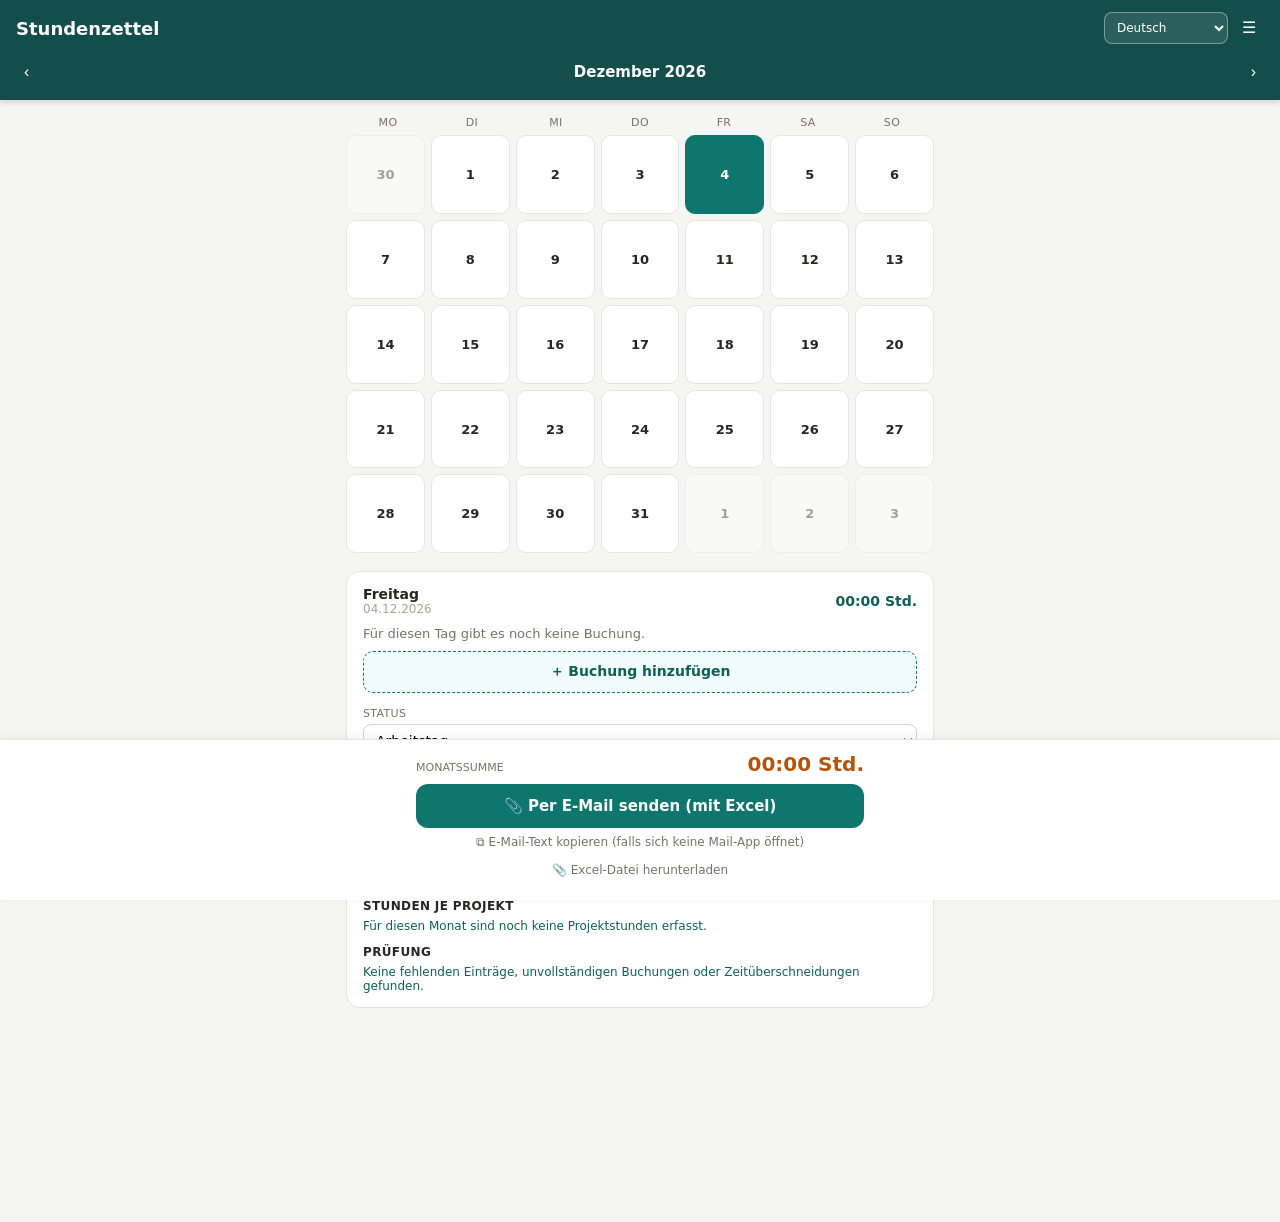
<file: index.html>
<!DOCTYPE html>
<html lang="de">
<head>
<meta charset="UTF-8">
<meta name="viewport" content="width=device-width, initial-scale=1, maximum-scale=1">
<meta name="mobile-web-app-capable" content="yes">
<meta name="apple-mobile-web-app-capable" content="yes">
<meta name="apple-mobile-web-app-status-bar-style" content="black-translucent">
<meta name="apple-mobile-web-app-title" content="Stundenzettel">
<meta name="theme-color" content="#134e4a">
<link rel="manifest" href="manifest.json">
<link rel="icon" href="icon-192.png" type="image/png">
<link rel="apple-touch-icon" href="icon-192.png">
<title>Stundenzettel</title>
<link rel="stylesheet" href="./styles.css">
</head>
<body>
<header>
  <div class="topbar">
    <h1 style="font-size:18px;font-weight:700;">Stundenzettel</h1>
    <div style="position:relative;">
      <div class="topbar-actions">
        <select id="languageSelect" class="language-select" aria-label="Sprache wählen" title="Sprache wählen">
          <option value="de">Deutsch</option><option value="ru">Русский</option><option value="uk">Українська</option><option value="tr">Türkçe</option><option value="pl">Polski</option><option value="ro">Română</option><option value="ar">العربية</option><option value="sq">Shqip</option><option value="en">English</option><option value="sl">Slovenščina</option>
        </select>
        <button class="iconbtn" id="menuBtn" aria-label="Menü">☰</button>
      </div>
      <div class="menu" id="menu">
        <a href="./anleitung.html">📖 Benutzeranleitung</a>
        <button id="adminMenuBtn">👤 Adminbereich</button>
      </div>
    </div>
  </div>
  <div class="monthbar">
    <button class="iconbtn" id="prevMonth" aria-label="Vorheriger Monat">‹</button>
    <div style="text-align:center;">
      <div style="font-size:15px;font-weight:600;" id="monthLabel">Monat –</div>
    </div>
    <button class="iconbtn" id="nextMonth" aria-label="Nächster Monat">›</button>
  </div>
</header>

<main>
  <div class="cal-weekdays">
    <div>Mo</div><div>Di</div><div>Mi</div><div>Do</div><div>Fr</div><div>Sa</div><div>So</div>
  </div>
  <div class="cal-grid" id="calendarGrid"></div>
  <div id="dayEditor"></div>
  <div id="monthSummary"></div>
</main>

<footer>
  <div class="footer-inner">
    <div class="totalrow">
      <span class="label">Monatssumme</span>
      <span class="value" id="monthTotal">00:00 Std.</span>
    </div>
    <div class="error" id="sendError"></div>
    <div class="note" id="sendNote"></div>
    <a href="#" class="btn-primary" id="sendMailBtn">📎 Per E-Mail senden (mit Excel)</a>
    <button class="btn-ghost" id="copyBtn">⧉ E-Mail-Text kopieren (falls sich keine Mail-App öffnet)</button>
    <div class="note" id="copyNote"></div>
    <button class="btn-ghost" id="shareExcelBtn">📎 Excel-Datei herunterladen</button>
    <div class="note" id="shareNote"></div>
  </div>
</footer>

<div class="overlay" id="adminOverlay">
  <div class="sheet" id="adminSheet">
    <div class="sheet-head">
      <h2 style="font-size:16px;">Adminbereich</h2>
      <button class="iconbtn" style="color:#292524;" id="closeAdmin">✕</button>
    </div>
    <div class="sheet-body">
      <div><label>Vorname</label><input id="fVorname" type="text"></div>
      <div><label>Name</label><input id="fNachname" type="text"></div>
      <div><label>Personalnummer</label><input id="fPersonalnummer" type="text"></div>
      <div><label>E-Mail Empfänger (Arbeitgeber)</label><input id="fEmpfaenger" type="email"></div>
      <div><label for="fTimePicker">Zeiteingabe</label><select id="fTimePicker"><option value="clock">Ziffernblatt (bisher)</option><option value="wheel">24‑Stunden-Rad (Stunden und Minuten)</option></select></div>
      <div>
        <label>Übliche Arbeitstage (optional)</label>
        <div class="weekday-select">
          <label class="weekday-option"><input id="fWorkingDay0" type="checkbox"> Mo</label>
          <label class="weekday-option"><input id="fWorkingDay1" type="checkbox"> Di</label>
          <label class="weekday-option"><input id="fWorkingDay2" type="checkbox"> Mi</label>
          <label class="weekday-option"><input id="fWorkingDay3" type="checkbox"> Do</label>
          <label class="weekday-option"><input id="fWorkingDay4" type="checkbox"> Fr</label>
          <label class="weekday-option"><input id="fWorkingDay5" type="checkbox"> Sa</label>
          <label class="weekday-option"><input id="fWorkingDay6" type="checkbox"> So</label>
        </div>
        <small>Vergangene ausgewählte Arbeitstage ohne Buchung oder Abwesenheitsstatus werden in der Monatsprüfung angezeigt.</small>
      </div>
      <div><label for="fProjects">Meine Projekte (je eine Zeile)</label><textarea id="fProjects" rows="4" placeholder="Musterstraße 12&#10;Büro Nord"></textarea><small>Gespeicherte und bereits verwendete Projekte erscheinen als Vorschläge.</small></div>
      <div class="backup-actions">
        <button type="button" class="btn-secondary" id="backupExportBtn">⬇ Datensicherung herunterladen</button>
        <button type="button" class="btn-secondary" id="backupImportBtn">⬆ Datensicherung wiederherstellen</button>
        <input type="file" id="backupImportInput" accept="application/json,.json" hidden>
      </div>
      <small>Beim Wiederherstellen werden die bisherigen Stundenzettel-Daten auf diesem Gerät ersetzt.</small>
      <small>Die Sicherung enthält auch persönliche Adminangaben; bewahre die Datei vertraulich auf.</small>
    </div>
    <div class="sheet-foot">
      <button class="btn-cancel" id="cancelAdmin">Abbrechen</button>
      <button class="btn-save" id="saveAdmin">Speichern</button>
    </div>
    <div class="note" id="adminNote" style="padding-bottom:12px;"></div>
  </div>
</div>

<div class="overlay" id="confirmOverlay">
  <div class="sheet" id="confirmSheet">
    <div class="sheet-head">
      <h2 style="font-size:16px;">Bitte kurz prüfen</h2>
      <button class="iconbtn" style="color:#292524;" id="closeConfirm">✕</button>
    </div>
    <div class="sheet-body">
      <div id="confirmMessage" style="font-size:14px;"></div>
      <ul class="issue-list" id="confirmIssueList"></ul>
    </div>
    <div class="sheet-foot">
      <button class="btn-cancel" id="confirmCancel">Abbrechen</button>
      <button class="btn-save" id="confirmProceed">Trotzdem fortfahren</button>
    </div>
  </div>
</div>

<div class="overlay" id="timePickerOverlay">
  <div class="sheet" id="timePickerSheet">
    <div class="sheet-head"><h2 id="timePickerTitle" style="font-size:16px;">Zeit wählen</h2><button class="iconbtn" style="color:#292524;" id="closeTimePicker" aria-label="Schließen">✕</button></div>
    <div class="time-wheel">
      <div><div class="field"><label>Stunde</label></div><div class="wheel-column" id="hourWheel" aria-label="Stunde"></div></div>
      <div class="wheel-separator">:</div>
      <div><div class="field"><label>Minute</label></div><div class="wheel-column" id="minuteWheel" aria-label="Minute"></div></div>
    </div>
    <div class="sheet-foot"><button class="btn-cancel" id="cancelTimePicker">Abbrechen</button><button class="btn-save" id="saveTimePicker">Übernehmen</button></div>
  </div>
</div>

<script src="./xlsx.full.min.js"></script>
<script src="./i18n.js"></script>
<script src="./app.js"></script>
</body>
</html>
</file>
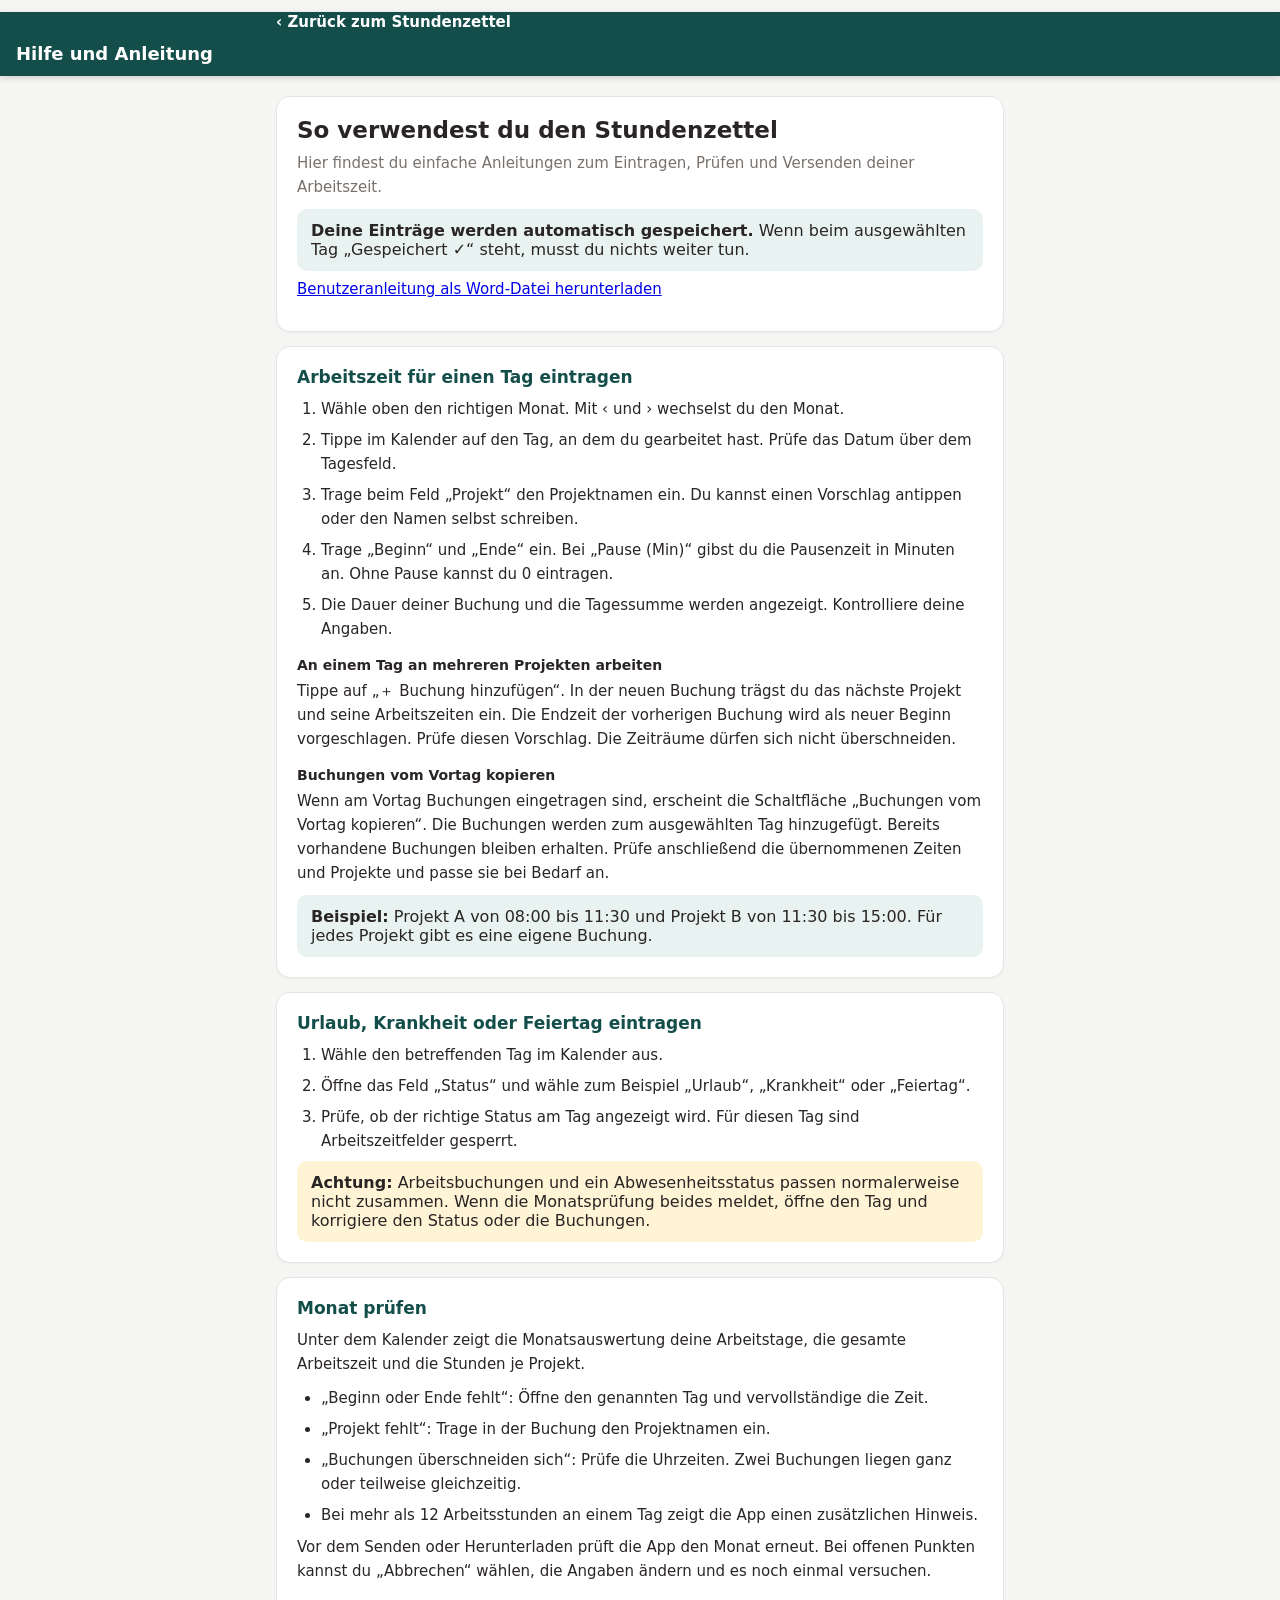
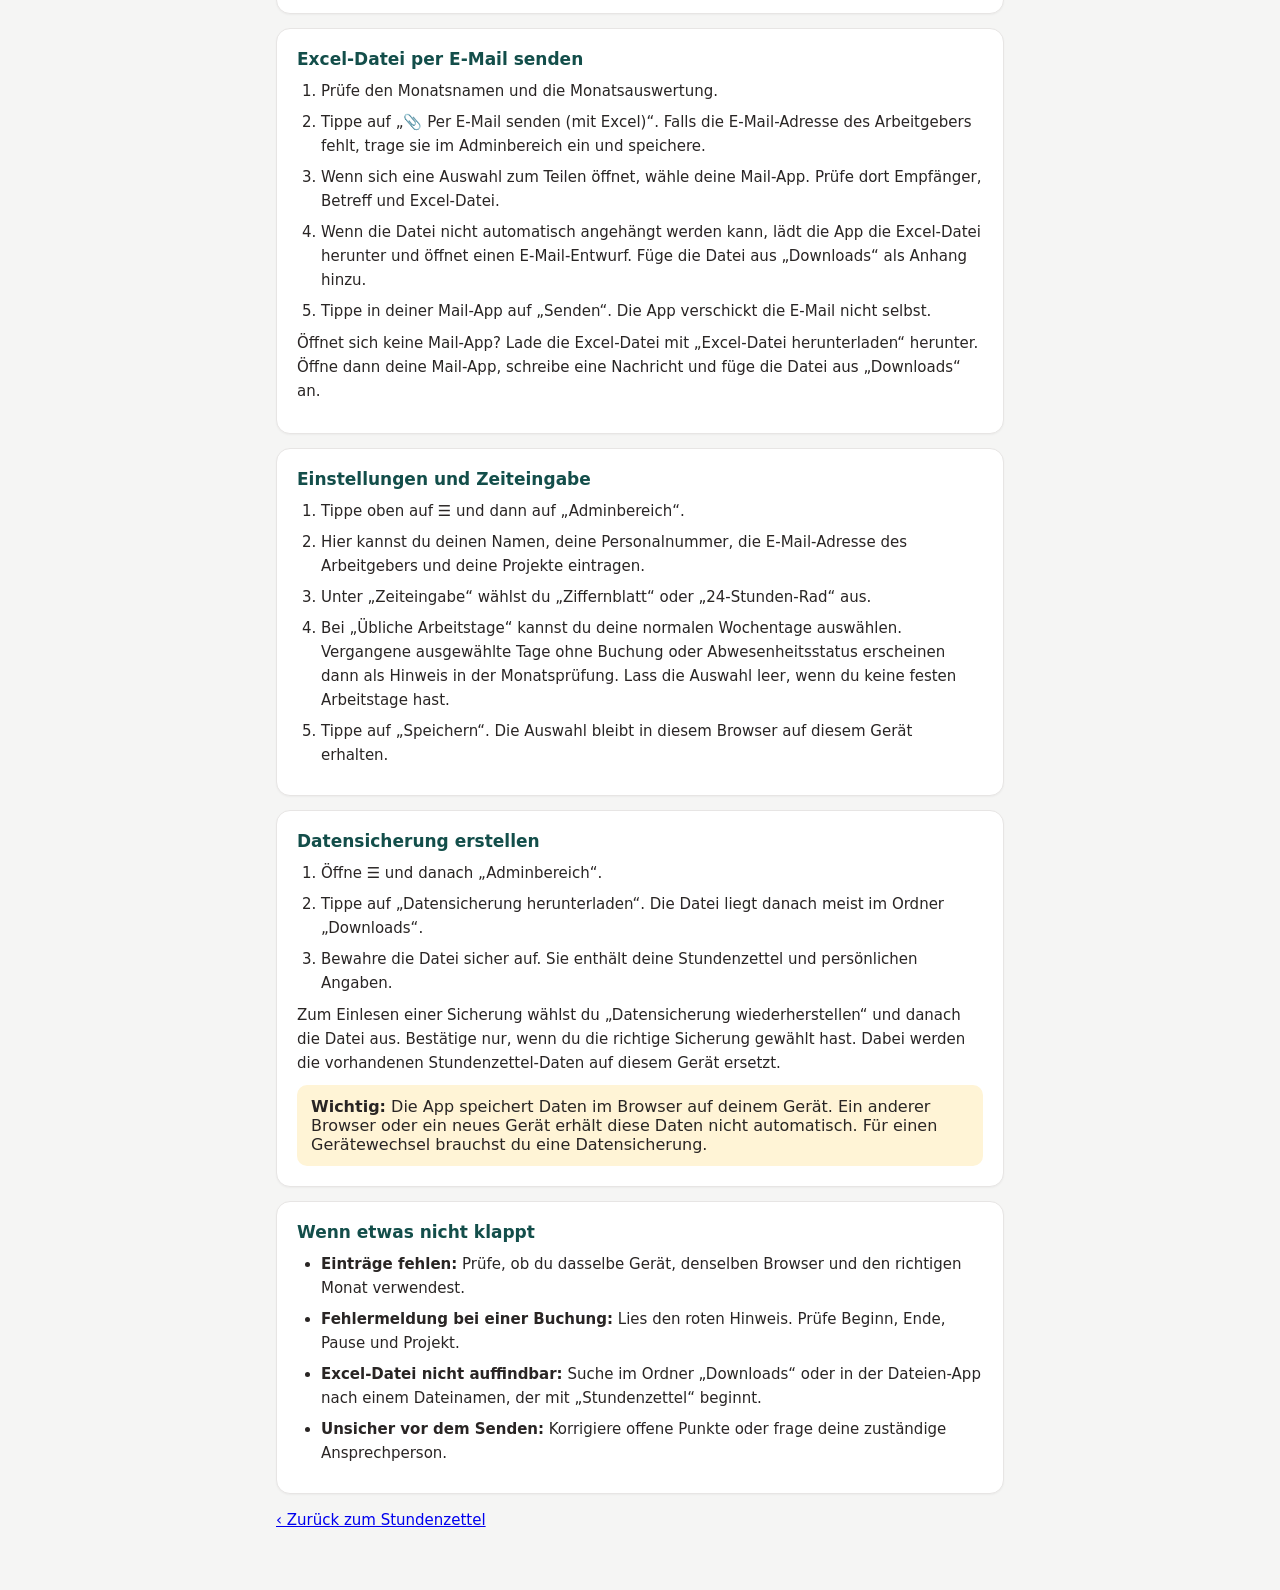
<file: anleitung.html>
<!DOCTYPE html>
<html lang="de">
<head>
  <meta charset="UTF-8">
  <meta name="viewport" content="width=device-width, initial-scale=1">
  <meta name="theme-color" content="#134e4a">
  <title>Benutzeranleitung – Stundenzettel</title>
  <link rel="stylesheet" href="./styles.css">
  <style>
    .guide-main { max-width:760px; margin:0 auto; padding:20px 16px 48px; }
    .guide-card { background:#fff; border:1px solid var(--stone-200); border-radius:14px; padding:20px; margin:0 0 14px; box-shadow:0 1px 2px rgba(0,0,0,.04); }
    .guide-main h1 { font-size:23px; margin:0 0 8px; }
    .guide-main h2 { font-size:17px; margin:0 0 10px; color:var(--teal-900); }
    .guide-main h3 { font-size:14px; margin:16px 0 6px; }
    .guide-main p, .guide-main li { font-size:15px; line-height:1.6; }
    .guide-main p { margin:6px 0 10px; }
    .guide-main ol, .guide-main ul { padding-left:24px; margin:8px 0; }
    .guide-main li { margin:0 0 7px; }
    .guide-intro { color:var(--stone-500); }
    .guide-note { padding:12px 14px; border-radius:10px; background:#e8f3f1; color:var(--stone-800); }
    .guide-warning { background:#fff4d6; }
    .guide-back { max-width:760px; margin:12px auto 0; padding:0 16px; }
    .guide-back a { color:#fff; text-decoration:none; font-size:15px; font-weight:600; }
    .guide-top { padding:12px 16px; }
    @media(max-width:420px) { .guide-card { padding:16px; } .guide-main h1 { font-size:21px; } .guide-main p, .guide-main li { font-size:14px; } }
  </style>
</head>
<body>
  <header>
    <div class="guide-back"><a href="./index.html">‹ Zurück zum Stundenzettel</a></div>
    <div class="guide-top"><h1 style="font-size:18px;font-weight:700;">Hilfe und Anleitung</h1></div>
  </header>
  <main class="guide-main">
    <section class="guide-card">
      <h1>So verwendest du den Stundenzettel</h1>
      <p class="guide-intro">Hier findest du einfache Anleitungen zum Eintragen, Prüfen und Versenden deiner Arbeitszeit.</p>
      <div class="guide-note"><strong>Deine Einträge werden automatisch gespeichert.</strong> Wenn beim ausgewählten Tag „Gespeichert ✓“ steht, musst du nichts weiter tun.</div>
      <p><a href="./Benutzeranleitung-Stundenzettel.docx" download>Benutzeranleitung als Word-Datei herunterladen</a></p>
    </section>

    <section class="guide-card">
      <h2>Arbeitszeit für einen Tag eintragen</h2>
      <ol>
        <li>Wähle oben den richtigen Monat. Mit ‹ und › wechselst du den Monat.</li>
        <li>Tippe im Kalender auf den Tag, an dem du gearbeitet hast. Prüfe das Datum über dem Tagesfeld.</li>
        <li>Trage beim Feld „Projekt“ den Projektnamen ein. Du kannst einen Vorschlag antippen oder den Namen selbst schreiben.</li>
        <li>Trage „Beginn“ und „Ende“ ein. Bei „Pause (Min)“ gibst du die Pausenzeit in Minuten an. Ohne Pause kannst du 0 eintragen.</li>
        <li>Die Dauer deiner Buchung und die Tagessumme werden angezeigt. Kontrolliere deine Angaben.</li>
      </ol>
      <h3>An einem Tag an mehreren Projekten arbeiten</h3>
      <p>Tippe auf „＋ Buchung hinzufügen“. In der neuen Buchung trägst du das nächste Projekt und seine Arbeitszeiten ein. Die Endzeit der vorherigen Buchung wird als neuer Beginn vorgeschlagen. Prüfe diesen Vorschlag. Die Zeiträume dürfen sich nicht überschneiden.</p>
      <h3>Buchungen vom Vortag kopieren</h3>
      <p>Wenn am Vortag Buchungen eingetragen sind, erscheint die Schaltfläche „Buchungen vom Vortag kopieren“. Die Buchungen werden zum ausgewählten Tag hinzugefügt. Bereits vorhandene Buchungen bleiben erhalten. Prüfe anschließend die übernommenen Zeiten und Projekte und passe sie bei Bedarf an.</p>
      <div class="guide-note"><strong>Beispiel:</strong> Projekt A von 08:00 bis 11:30 und Projekt B von 11:30 bis 15:00. Für jedes Projekt gibt es eine eigene Buchung.</div>

    </section>

    <section class="guide-card">
      <h2>Urlaub, Krankheit oder Feiertag eintragen</h2>
      <ol>
        <li>Wähle den betreffenden Tag im Kalender aus.</li>
        <li>Öffne das Feld „Status“ und wähle zum Beispiel „Urlaub“, „Krankheit“ oder „Feiertag“.</li>
        <li>Prüfe, ob der richtige Status am Tag angezeigt wird. Für diesen Tag sind Arbeitszeitfelder gesperrt.</li>
      </ol>
      <div class="guide-note guide-warning"><strong>Achtung:</strong> Arbeitsbuchungen und ein Abwesenheitsstatus passen normalerweise nicht zusammen. Wenn die Monatsprüfung beides meldet, öffne den Tag und korrigiere den Status oder die Buchungen.</div>
    </section>

    <section class="guide-card">
      <h2>Monat prüfen</h2>
      <p>Unter dem Kalender zeigt die Monatsauswertung deine Arbeitstage, die gesamte Arbeitszeit und die Stunden je Projekt.</p>
      <ul>
        <li>„Beginn oder Ende fehlt“: Öffne den genannten Tag und vervollständige die Zeit.</li>
        <li>„Projekt fehlt“: Trage in der Buchung den Projektnamen ein.</li>
        <li>„Buchungen überschneiden sich“: Prüfe die Uhrzeiten. Zwei Buchungen liegen ganz oder teilweise gleichzeitig.</li>
        <li>Bei mehr als 12 Arbeitsstunden an einem Tag zeigt die App einen zusätzlichen Hinweis.</li>
      </ul>
      <p>Vor dem Senden oder Herunterladen prüft die App den Monat erneut. Bei offenen Punkten kannst du „Abbrechen“ wählen, die Angaben ändern und es noch einmal versuchen.</p>
    </section>

    <section class="guide-card">
      <h2>Excel-Datei per E-Mail senden</h2>
      <ol>
        <li>Prüfe den Monatsnamen und die Monatsauswertung.</li>
        <li>Tippe auf „📎 Per E-Mail senden (mit Excel)“. Falls die E-Mail-Adresse des Arbeitgebers fehlt, trage sie im Adminbereich ein und speichere.</li>
        <li>Wenn sich eine Auswahl zum Teilen öffnet, wähle deine Mail-App. Prüfe dort Empfänger, Betreff und Excel-Datei.</li>
        <li>Wenn die Datei nicht automatisch angehängt werden kann, lädt die App die Excel-Datei herunter und öffnet einen E-Mail-Entwurf. Füge die Datei aus „Downloads“ als Anhang hinzu.</li>
        <li>Tippe in deiner Mail-App auf „Senden“. Die App verschickt die E-Mail nicht selbst.</li>
      </ol>
      <p>Öffnet sich keine Mail-App? Lade die Excel-Datei mit „Excel-Datei herunterladen“ herunter. Öffne dann deine Mail-App, schreibe eine Nachricht und füge die Datei aus „Downloads“ an.</p>
    </section>

    <section class="guide-card">
      <h2>Einstellungen und Zeiteingabe</h2>
      <ol>
        <li>Tippe oben auf ☰ und dann auf „Adminbereich“.</li>
        <li>Hier kannst du deinen Namen, deine Personalnummer, die E-Mail-Adresse des Arbeitgebers und deine Projekte eintragen.</li>
        <li>Unter „Zeiteingabe“ wählst du „Ziffernblatt“ oder „24-Stunden-Rad“ aus.</li>
        <li>Bei „Übliche Arbeitstage“ kannst du deine normalen Wochentage auswählen. Vergangene ausgewählte Tage ohne Buchung oder Abwesenheitsstatus erscheinen dann als Hinweis in der Monatsprüfung. Lass die Auswahl leer, wenn du keine festen Arbeitstage hast.</li>
        <li>Tippe auf „Speichern“. Die Auswahl bleibt in diesem Browser auf diesem Gerät erhalten.</li>
      </ol>
    </section>

    <section class="guide-card">
      <h2>Datensicherung erstellen</h2>
      <ol>
        <li>Öffne ☰ und danach „Adminbereich“.</li>
        <li>Tippe auf „Datensicherung herunterladen“. Die Datei liegt danach meist im Ordner „Downloads“.</li>
        <li>Bewahre die Datei sicher auf. Sie enthält deine Stundenzettel und persönlichen Angaben.</li>
      </ol>
      <p>Zum Einlesen einer Sicherung wählst du „Datensicherung wiederherstellen“ und danach die Datei aus. Bestätige nur, wenn du die richtige Sicherung gewählt hast. Dabei werden die vorhandenen Stundenzettel-Daten auf diesem Gerät ersetzt.</p>
      <div class="guide-note guide-warning"><strong>Wichtig:</strong> Die App speichert Daten im Browser auf deinem Gerät. Ein anderer Browser oder ein neues Gerät erhält diese Daten nicht automatisch. Für einen Gerätewechsel brauchst du eine Datensicherung.</div>
    </section>

    <section class="guide-card">
      <h2>Wenn etwas nicht klappt</h2>
      <ul>
        <li><strong>Einträge fehlen:</strong> Prüfe, ob du dasselbe Gerät, denselben Browser und den richtigen Monat verwendest.</li>
        <li><strong>Fehlermeldung bei einer Buchung:</strong> Lies den roten Hinweis. Prüfe Beginn, Ende, Pause und Projekt.</li>
        <li><strong>Excel-Datei nicht auffindbar:</strong> Suche im Ordner „Downloads“ oder in der Dateien-App nach einem Dateinamen, der mit „Stundenzettel“ beginnt.</li>
        <li><strong>Unsicher vor dem Senden:</strong> Korrigiere offene Punkte oder frage deine zuständige Ansprechperson.</li>
      </ul>
    </section>

    <p><a href="./index.html">‹ Zurück zum Stundenzettel</a></p>
  </main>
</body>
</html>
</file>
<file: styles.css>
:root {
    --teal-900:#134e4a; --teal-800:#115e59; --teal-700:#0f766e; --teal-600:#0d9488; --teal-100:#ccfbf1;
    --amber-700:#b45309;
    --stone-100:#f5f5f4; --stone-200:#e7e5e4; --stone-300:#d6d3d1; --stone-400:#a8a29e; --stone-500:#78716c; --stone-800:#292524;
    --red-600:#dc2626;
  }
  * { box-sizing: border-box; }
  body { margin:0; background:var(--stone-100); font-family:'Inter',system-ui,sans-serif; color:var(--stone-800); -webkit-tap-highlight-color:transparent; }
  h1, h2 { font-family:'Space Grotesk',system-ui,sans-serif; margin:0; }
  header { background:var(--teal-900); color:#fff; position:sticky; top:0; z-index:20; box-shadow:0 2px 6px rgba(0,0,0,.15); }
  .topbar { display:flex; align-items:center; justify-content:space-between; padding:12px 16px; }
  .topbar-actions { display:flex; align-items:center; gap:6px; }
  .language-select { max-width:124px; border:1px solid rgba(255,255,255,.38); border-radius:8px; padding:7px 24px 7px 8px; color:#fff; background:rgba(255,255,255,.1); font:inherit; font-size:12px; }
  .language-select option { color:#292524; background:#fff; }
  .monthbar { display:flex; align-items:center; justify-content:space-between; padding:0 16px 12px; }
  .iconbtn { background:none; border:none; color:#fff; padding:8px; border-radius:999px; cursor:pointer; font-size:16px; line-height:1; }
  .iconbtn:hover { background:rgba(255,255,255,.12); }
  main { max-width:620px; margin:0 auto; padding:16px; padding-bottom:200px; }

  .cal-weekdays { display:grid; grid-template-columns:repeat(7,1fr); text-align:center; font-size:11px; color:var(--stone-500); margin-bottom:6px; text-transform:uppercase; letter-spacing:.03em; }
  .cal-grid { display:grid; grid-template-columns:repeat(7,1fr); gap:6px; margin-bottom:18px; }
  .cal-cell { aspect-ratio:1; display:flex; flex-direction:column; align-items:center; justify-content:center; gap:2px; background:#fff; border:1px solid var(--stone-200); border-radius:10px; cursor:pointer; font-family:inherit; padding:2px; }
  .cal-cell-out { opacity:.4; }
  .cal-cell-today { border-color:var(--teal-700); border-width:2px; }
  .cal-cell-error { border-color:var(--red-600); }
  .cal-cell-selected { background:var(--teal-700); border-color:var(--teal-700); }
  .cal-cell-selected .cal-daynum { color:#fff; }
  .cal-cell-selected .cal-value { color:#fff !important; }
  .cal-daynum { font-size:13px; font-weight:600; color:var(--stone-800); }
  .cal-value { font-size:10px; font-weight:700; font-variant-numeric:tabular-nums; line-height:1; }

  .card { background:#fff; border:1px solid var(--stone-200); border-radius:14px; padding:14px 16px; margin-bottom:12px; box-shadow:0 1px 2px rgba(0,0,0,.04); }
  .card-head { display:flex; align-items:center; justify-content:space-between; margin-bottom:10px; }
  .day-name { font-weight:600; font-size:14px; }
  .day-date { font-size:12px; color:var(--stone-400); }
  .day-total { font-weight:600; font-size:14px; color:var(--teal-800); font-variant-numeric:tabular-nums; }
  .fields { display:grid; grid-template-columns:1fr 1fr 1fr; gap:8px; }
  .field label { font-size:11px; text-transform:uppercase; letter-spacing:.03em; color:var(--stone-500); display:block; margin-bottom:4px; }
  .field input, .field select { width:100%; border:1px solid var(--stone-300); border-radius:8px; padding:7px 8px; font-size:14px; font-family:inherit; background:#fff; }
  .field input:focus, .field select:focus { outline:2px solid var(--teal-600); outline-offset:-1px; border-color:var(--teal-600); }
  .field input:disabled { background:var(--stone-100); color:var(--stone-400); }
  .status-badge { font-size:11px; font-weight:600; padding:2px 9px; border-radius:999px; white-space:nowrap; }
  .day-error { font-size:12px; color:var(--red-600); margin-top:6px; }
  .input-error { border-color:var(--red-600) !important; }
  .booking-list { display:flex; flex-direction:column; gap:10px; }
  .booking { border:1px solid var(--stone-200); border-radius:12px; padding:12px; background:#fff; }
  .booking-head { display:flex; align-items:center; justify-content:space-between; gap:8px; margin-bottom:10px; }
  .booking-title { font-size:13px; font-weight:700; }
  .booking-duration { font-size:12px; color:var(--teal-800); font-weight:600; font-variant-numeric:tabular-nums; }
  .booking-project { margin-bottom:10px; }
  .booking-fields { display:grid; grid-template-columns:1fr 1fr 1fr auto; gap:8px; align-items:end; }
  .remove-booking { border:0; background:var(--stone-100); border-radius:8px; color:var(--stone-500); height:36px; width:36px; cursor:pointer; font-size:16px; }
  .remove-booking:hover { color:var(--red-600); background:#fee2e2; }
  .btn-add { display:flex; justify-content:center; width:100%; padding:11px; border:1px dashed var(--teal-700); border-radius:10px; color:var(--teal-800); background:#f0fdfa; font:inherit; font-size:14px; font-weight:600; cursor:pointer; }
  .btn-add:hover { background:var(--teal-100); }
  .day-status { margin-top:14px; }
  .empty-bookings { color:var(--stone-500); font-size:13px; margin:0 0 10px; }
  @media(max-width:380px) { .booking-fields { grid-template-columns:1fr 1fr; } .booking-fields .field:nth-child(3) { grid-column:1; } .remove-booking { grid-column:2; justify-self:end; } }
  html[dir="rtl"] body { direction:rtl; }
  html[dir="rtl"] .cal-grid, html[dir="rtl"] .cal-weekdays { direction:ltr; }
  html[dir="rtl"] .cal-cell, html[dir="rtl"] .cal-weekdays > div { direction:rtl; }
  html[dir="rtl"] .booking-fields, html[dir="rtl"] .fields { direction:rtl; }

  footer { position:fixed; bottom:0; left:0; right:0; background:#fff; border-top:1px solid var(--stone-200); box-shadow:0 -2px 10px rgba(0,0,0,.06); }
  .footer-inner { max-width:480px; margin:0 auto; padding:12px 16px 16px; }
  .totalrow { display:flex; align-items:baseline; justify-content:space-between; margin-bottom:8px; }
  .totalrow .label { font-size:11px; text-transform:uppercase; color:var(--stone-500); }
  .totalrow .value { font-size:20px; font-weight:700; color:var(--amber-700); font-variant-numeric:tabular-nums; }
  .btn-primary { display:flex; align-items:center; justify-content:center; gap:8px; width:100%; background:var(--teal-700); color:#fff; text-decoration:none; border:none; padding:13px; border-radius:12px; font-weight:600; font-size:15px; cursor:pointer; }
  .btn-primary:hover { background:var(--teal-800); }
  .btn-ghost { display:flex; align-items:center; justify-content:center; gap:6px; width:100%; background:none; border:none; color:var(--stone-500); font-size:12px; padding:7px; cursor:pointer; font-family:inherit; }
  .btn-ghost:hover { color:var(--teal-700); }
  .note { text-align:center; font-size:12px; color:var(--teal-700); margin-bottom:6px; display:none; }
  .error { font-size:12px; color:var(--red-600); margin-bottom:8px; display:none; }

  .overlay { position:fixed; inset:0; background:rgba(0,0,0,.4); z-index:30; display:none; align-items:flex-end; justify-content:center; }
  .overlay.open { display:flex; }
  .sheet { background:#fff; width:100%; max-width:420px; border-radius:16px 16px 0 0; max-height:85vh; overflow-y:auto; }
  .sheet-head { display:flex; align-items:center; justify-content:space-between; padding:16px 20px; border-bottom:1px solid var(--stone-200); }
  .sheet-body { padding:16px 20px; display:flex; flex-direction:column; gap:12px; }
  .sheet-body label { font-size:12px; color:var(--stone-500); display:block; margin-bottom:4px; }
  .sheet-body input { width:100%; border:1px solid var(--stone-300); border-radius:8px; padding:9px 10px; font-size:14px; font-family:inherit; }
  .sheet-body textarea { width:100%; border:1px solid var(--stone-300); border-radius:8px; padding:9px 10px; font-family:inherit; font-size:14px; line-height:1.45; resize:vertical; }
  .sheet-body small { display:block; color:var(--stone-500); font-size:11px; margin-top:5px; }
  .weekday-select { display:grid; grid-template-columns:repeat(4,1fr); gap:7px; }
  .sheet-body .weekday-option { display:flex; align-items:center; gap:6px; margin:0; padding:8px 6px; border:1px solid var(--stone-200); border-radius:8px; background:var(--stone-100); color:var(--stone-800); font-size:13px; }
  .sheet-body .weekday-option input { width:auto; margin:0; accent-color:var(--teal-700); }
  .copy-previous-wrap { display:flex; flex-direction:column; gap:4px; margin:10px 0; }
  .copy-previous-wrap small { color:var(--stone-500); font-size:11px; line-height:1.4; }
  .backup-actions { display:grid; gap:8px; }
  .btn-secondary { display:flex; justify-content:center; align-items:center; width:100%; padding:10px; border:1px solid var(--stone-300); border-radius:10px; background:#fff; color:var(--stone-800); font:600 13px 'Inter',system-ui,sans-serif; cursor:pointer; }
  .btn-secondary:hover { background:var(--stone-100); }
  .file-button input { display:none; }
  .summary-card { background:#fff; border:1px solid var(--stone-200); border-radius:14px; padding:14px 16px; margin-bottom:14px; }
  .summary-card h2 { font-size:16px; margin-bottom:12px; }
  .summary-stats { display:grid; grid-template-columns:1fr 1fr; gap:8px; margin-bottom:12px; }
  .summary-stat { padding:10px; background:var(--stone-100); border-radius:10px; }
  .summary-stat span { display:block; font-size:11px; color:var(--stone-500); }
  .summary-stat strong { display:block; font-size:17px; margin-top:3px; font-variant-numeric:tabular-nums; }
  .summary-title { font-size:12px; font-weight:700; text-transform:uppercase; letter-spacing:.03em; margin:12px 0 6px; }
  .summary-list { list-style:none; padding:0; margin:0; display:flex; flex-direction:column; gap:5px; font-size:13px; }
  .summary-list li { display:flex; justify-content:space-between; gap:12px; border-bottom:1px solid var(--stone-100); padding:5px 0; }
  .summary-list li span:last-child { font-weight:600; font-variant-numeric:tabular-nums; white-space:nowrap; }
  .summary-warning { color:var(--amber-700); background:#fffbeb; border-radius:8px; padding:8px; font-size:12px; }
  .summary-ok { color:var(--teal-800); font-size:12px; }
  .sheet-foot { display:flex; gap:8px; padding:16px 20px; border-top:1px solid var(--stone-200); }
  .btn-cancel { flex:1; padding:11px; border-radius:10px; border:1px solid var(--stone-300); background:#fff; color:var(--stone-500); font-weight:600; cursor:pointer; font-family:inherit; }
  .btn-save { flex:1; padding:11px; border-radius:10px; border:none; background:var(--teal-700); color:#fff; font-weight:600; cursor:pointer; font-family:inherit; }
  .issue-list { margin:0; padding-left:18px; font-size:13px; color:var(--red-600); display:flex; flex-direction:column; gap:4px; }
  .time-wheel { display:grid; grid-template-columns:1fr auto 1fr; gap:10px; align-items:center; padding:12px 24px; }
  .wheel-column { height:220px; overflow-y:auto; overscroll-behavior:contain; scroll-snap-type:y mandatory; scrollbar-width:none; padding:88px 0; position:relative; mask-image:linear-gradient(to bottom,transparent,black 28%,black 72%,transparent); -webkit-mask-image:linear-gradient(to bottom,transparent,black 28%,black 72%,transparent); }
  .wheel-column::-webkit-scrollbar { display:none; }
  .wheel-item { display:block; width:100%; height:44px; scroll-snap-align:center; border:0; background:transparent; color:var(--stone-400); font:500 20px 'Inter',sans-serif; cursor:pointer; }
  .wheel-item.selected { color:var(--stone-800); font-weight:700; border-top:2px solid var(--stone-400); border-bottom:2px solid var(--stone-400); }
  .wheel-separator { font-size:24px; color:var(--stone-500); }

  .menu { position:absolute; right:0; top:44px; background:#fff; border:1px solid var(--stone-200); border-radius:10px; box-shadow:0 4px 16px rgba(0,0,0,.12); overflow:hidden; display:none; z-index:25; min-width:180px; }
  .menu.open { display:block; }
  .menu button { width:100%; text-align:left; padding:12px 16px; background:none; border:none; font-size:14px; display:flex; align-items:center; gap:8px; cursor:pointer; color:var(--stone-800); font-family:inherit; }
  .menu a { width:100%; text-align:left; padding:12px 16px; background:none; border:0; font-size:14px; display:flex; align-items:center; gap:8px; cursor:pointer; color:var(--stone-800); font-family:inherit; text-decoration:none; white-space:nowrap; }
  .menu a:hover { background:var(--stone-100); }
  .menu button:hover { background:var(--stone-100); }
</file>
